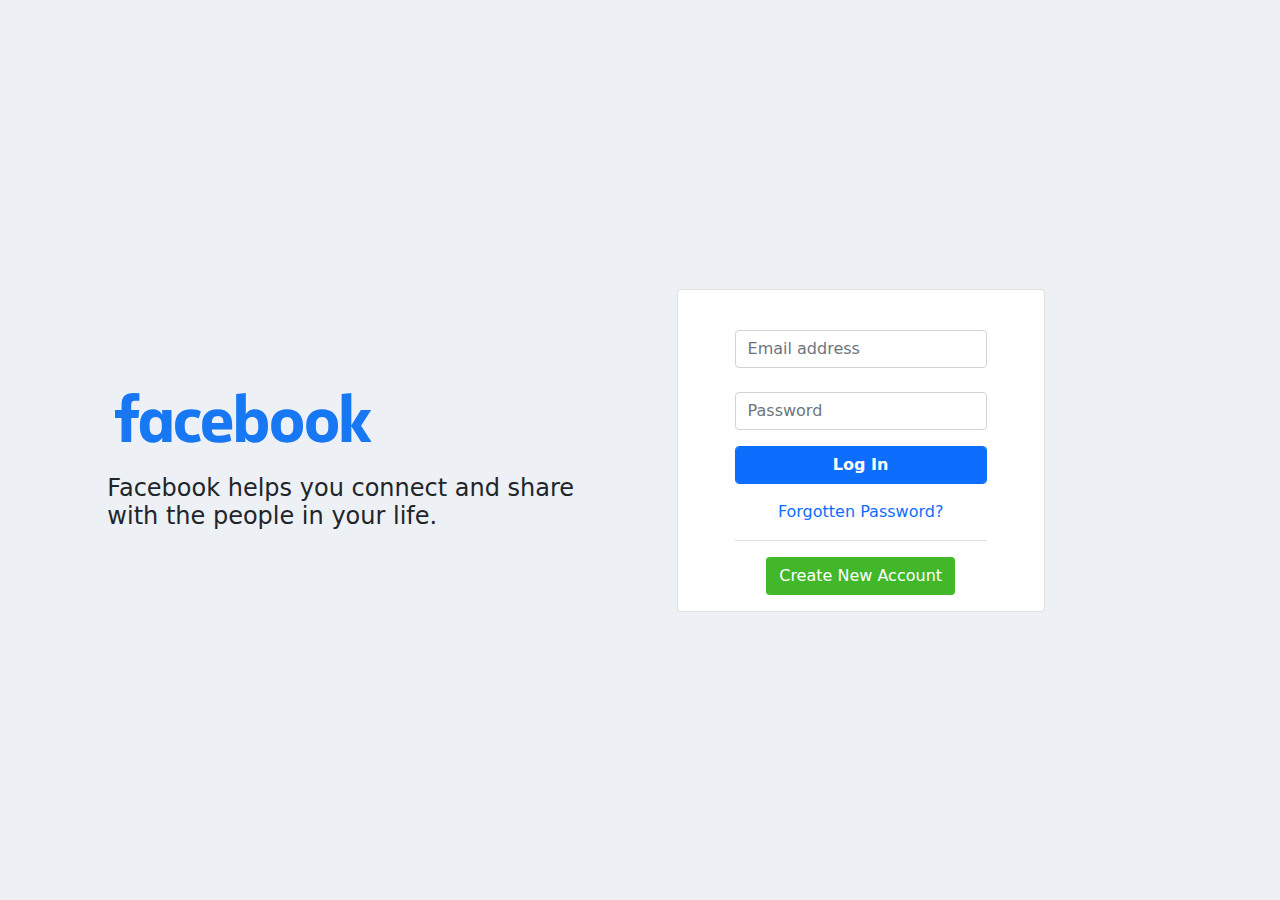
<file: index.html>
<!DOCTYPE html>
<html lang="en">

<head>
    <meta charset="UTF-8">
    <meta http-equiv="X-UA-Compatible" content="IE=edge">
    <meta name="viewport" content="width=device-width, initial-scale=1.0">
    <link rel="stylesheet" href="css/all.min.css">
    <link rel="stylesheet" href="css/bootstrap.css">
    <link rel="stylesheet" href="css/style.css">

    <title>Login</title>
</head>

<body>

    <div class="container row d-flex align-items-center justify-content-evenly">
        <div class="text col-12 col-sm-6 ">

            <img src="img/dF5SId3UHWd.svg" alt="" style="width:20rem ;">
            <h4 class="ms-4 fs-4">Facebook helps you connect and share with the people in your life.</h4>
        </div>
        <div class="card rounded col-8 col-sm-4 " style="width:23rem ">
            <form action="about.html" onsubmit="return  validation()" class=" text-center p-3 m-auto">
                <label class="emaill"></label>
                <input type="text" class="form-control mail" placeholder="Email address">
                <label class="ptext"></label>
                <input type="password" class="form-control passwordd mb-3" placeholder="Password"
                    title="please the password more than 8 character and number">
                <p class="ppp"></p>
                <button type="submit" class="form-control btn btn-primary mb-3 fw-bolder">Log In</button>
                <a href="#" class="link-primary text-decoration-none mb-3 ">Forgotten Password?</a>
                <p class="border-bottom pb-3"></p>
                <a class="btn create" href="signup.html">Create New Account</a>
            </form>
        </div>
        <script src="js/popper.js"></script>
        <script src="js/bootstrap.js"></script>
        <script src="js/original.js"></script>
</body>

</html>
</file>
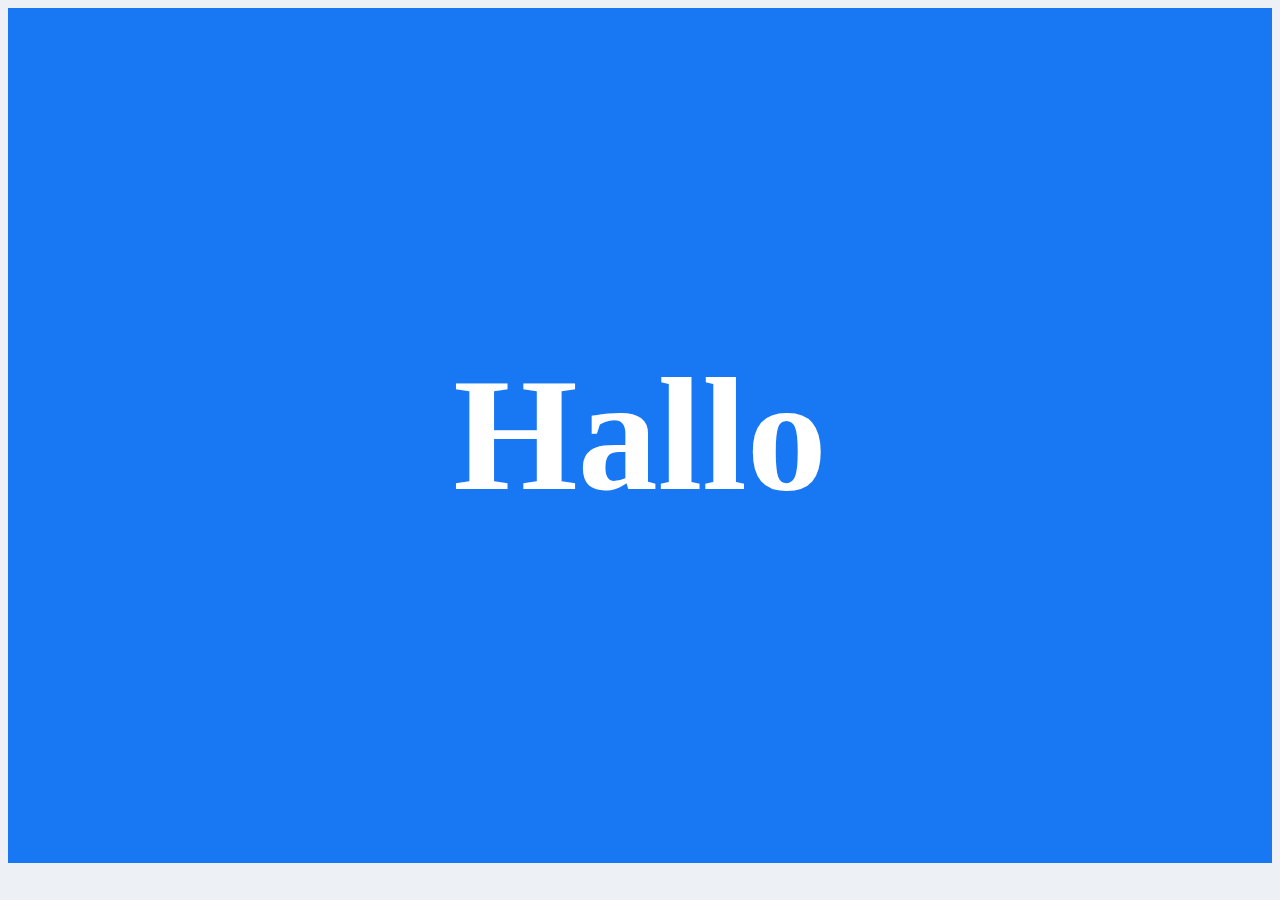
<file: about.html>
<!DOCTYPE html>
<html lang="en">

<head>
    <meta charset="UTF-8">
    <meta http-equiv="X-UA-Compatible" content="IE=edge">
    <meta name="viewport" content="width=device-width, initial-scale=1.0">
    <link rel="stylesheet" href="css/style.css">
    <title>Facebook</title>
</head>

<body>
    <div class="cont">
        <h1 class="hallo">Hallo</h1>
    </div>
    <script src="js/original.js"></script>
</body>

</html>
</file>
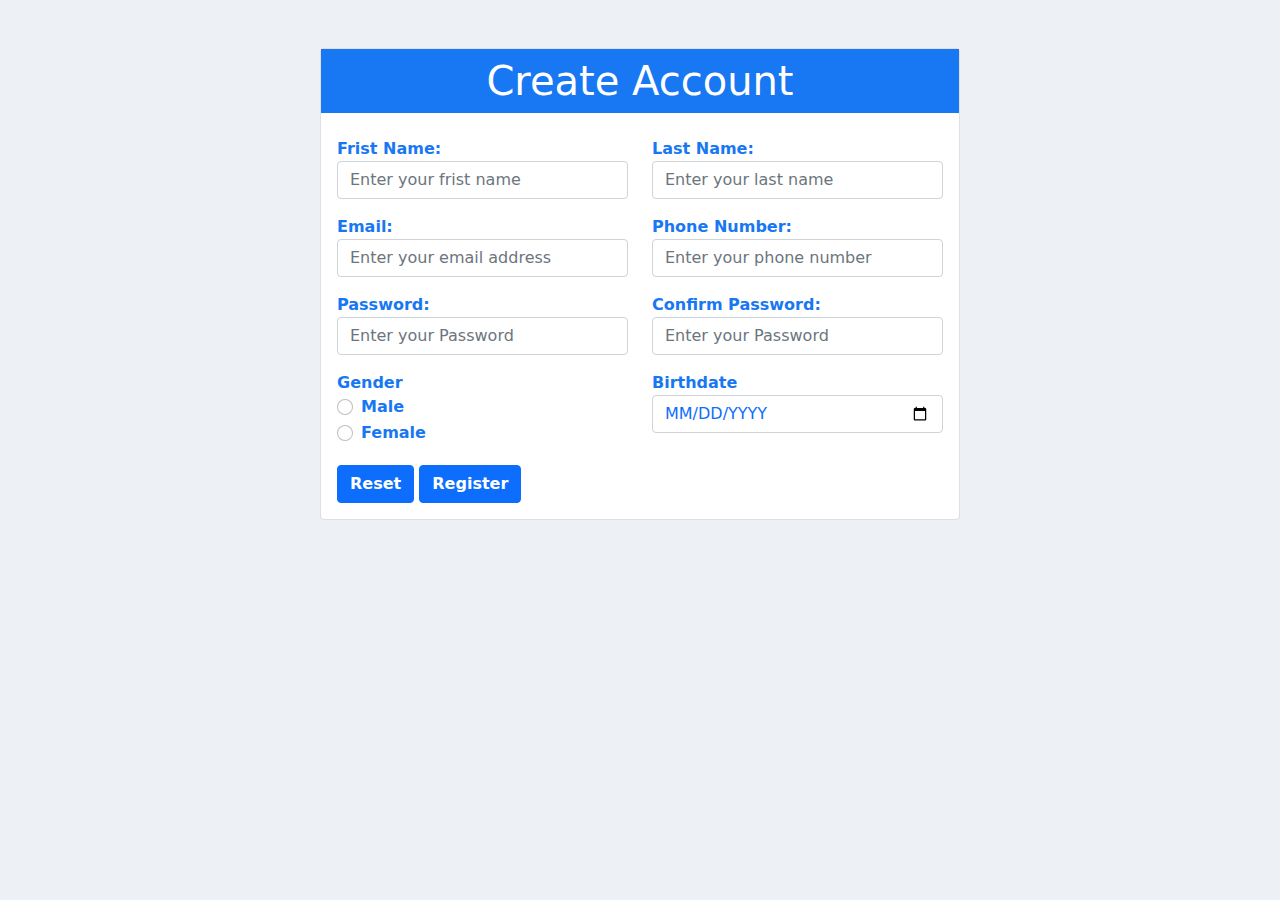
<file: signup.html>
<!DOCTYPE html>
<html lang="en">

<head>
    <meta charset="UTF-8">
    <meta http-equiv="X-UA-Compatible" content="IE=edge">
    <meta name="viewport" content="width=device-width, initial-scale=1.0">
    <link rel="stylesheet" href="css/all.min.css">
    <link rel="stylesheet" href="css/bootstrap.css">
    <link rel="stylesheet" href="css/style.css">
    <title>sign up</title>
</head>

<body>
    <div class="contant m-auto mt-5 ">
        <div class="card">
            <h1 class="text-center p-2">Create Account</h1>
            <form action="index.html" onsubmit="return signin()" class=" row p-3">

                <div class="col-12 col-sm-6">
                    <label class="frist">Frist Name:</label>
                    <input type="text" class="form-control frist-name mb-3" placeholder="Enter your frist name">
                </div>
                <div class="col-12 col-sm-6">
                    <label class="last">Last Name:</label>
                    <input type="text" class="form-control last-name mb-3" placeholder="Enter your last name">
                </div>
                <div class="col-12 col-sm-6">
                    <label class="email-label">Email:</label>
                    <input type="text" class="form-control email mb-3" placeholder="Enter your email address">
                </div>
                <div class="col-12 col-sm-6">
                    <label class="phone">Phone Number:</label>
                    <input type="text" class="form-control phone-number mb-3" placeholder="Enter your phone number"
                        title="please phone number xxx-xxx-xxxx">
                </div>
                <div class="col-12 col-sm-6">
                    <label class="pass">Password:</label>
                    <input type="password" class="form-control password mb-3" placeholder="Enter your Password">
                </div>
                <div class="col-12 col-sm-6">
                    <label class="con-pass">Confirm Password:</label>
                    <input type="password" class="form-control confirm mb-3" placeholder="Enter your Password"
                        title="please the password more than 8 character and number">
                </div>
                <div class="col-6 col-sm-6">
                    <label class="gender">Gender</label>
                    <div class="form-check">
                        <input class="form-check-input male" type="radio" name="flexRadioDefault"
                            id="flexRadioDefault1">
                        <label class="form-check-label" for="flexRadioDefault1">
                            Male
                        </label>
                    </div>
                    <div class="form-check">
                        <input class="form-check-input famale" type="radio" name="flexRadioDefault"
                            id="flexRadioDefault2">
                        <label class="form-check-label" for="flexRadioDefault2">
                            Female
                        </label>
                    </div>
                </div>
                <div class="col-6 col-sm-6">
                    <label class="birth">Birthdate</label>
                    <input type="date" class="form-control date text-uppercase text-primary mb-3">
                </div>


                <div class="col-12 col-sm-6">
                    <a type="button" href="index.html" class=" btn btn-primary mt-3 fw-bolder">Reset</a>
                    <button type="submit" class=" btn btn-primary mt-3 fw-bolder">Register</button>
                </div>
            </form>
        </div>
    </div>



    <script src="js/popper.js"></script>
    <script src="js/bootstrap.js"></script>
    <script src="js/original.js"></script>
</body>

</html>
</file>
<file: css/style.css>
*{
    box-sizing: border-box;
}
body{
    background-color: #edf0f5;
}
.container{
    height: 100vh;
}
.create{
    background-color: #42b72a;
    color: white;
}
/* .text{
    width: 500px;
    
   
} */
/* .card{
    border-radius: 10px ;
} */
.contant{
    width: 50%;
}
@media (max-width:991px) {
    .contant{
    width: 90%;
    }
}
.contant h1{
    background-color: #1877f2;
    color: white;
}
label{
    color: #1877f2;
    font-weight: bolder;
    
}
.cont{
    background-color: #1877f2;
    height: 95vh;
    width: 100%;
    display: flex;
    align-items: center;
    justify-content: center;
}
.hallo{
    color: white;
    font-size: 10rem;
    text-align: center;
   
}
@media (max-width:500px) {
    .hallo{
        font-size: 5rem;
    }
}
</file>
